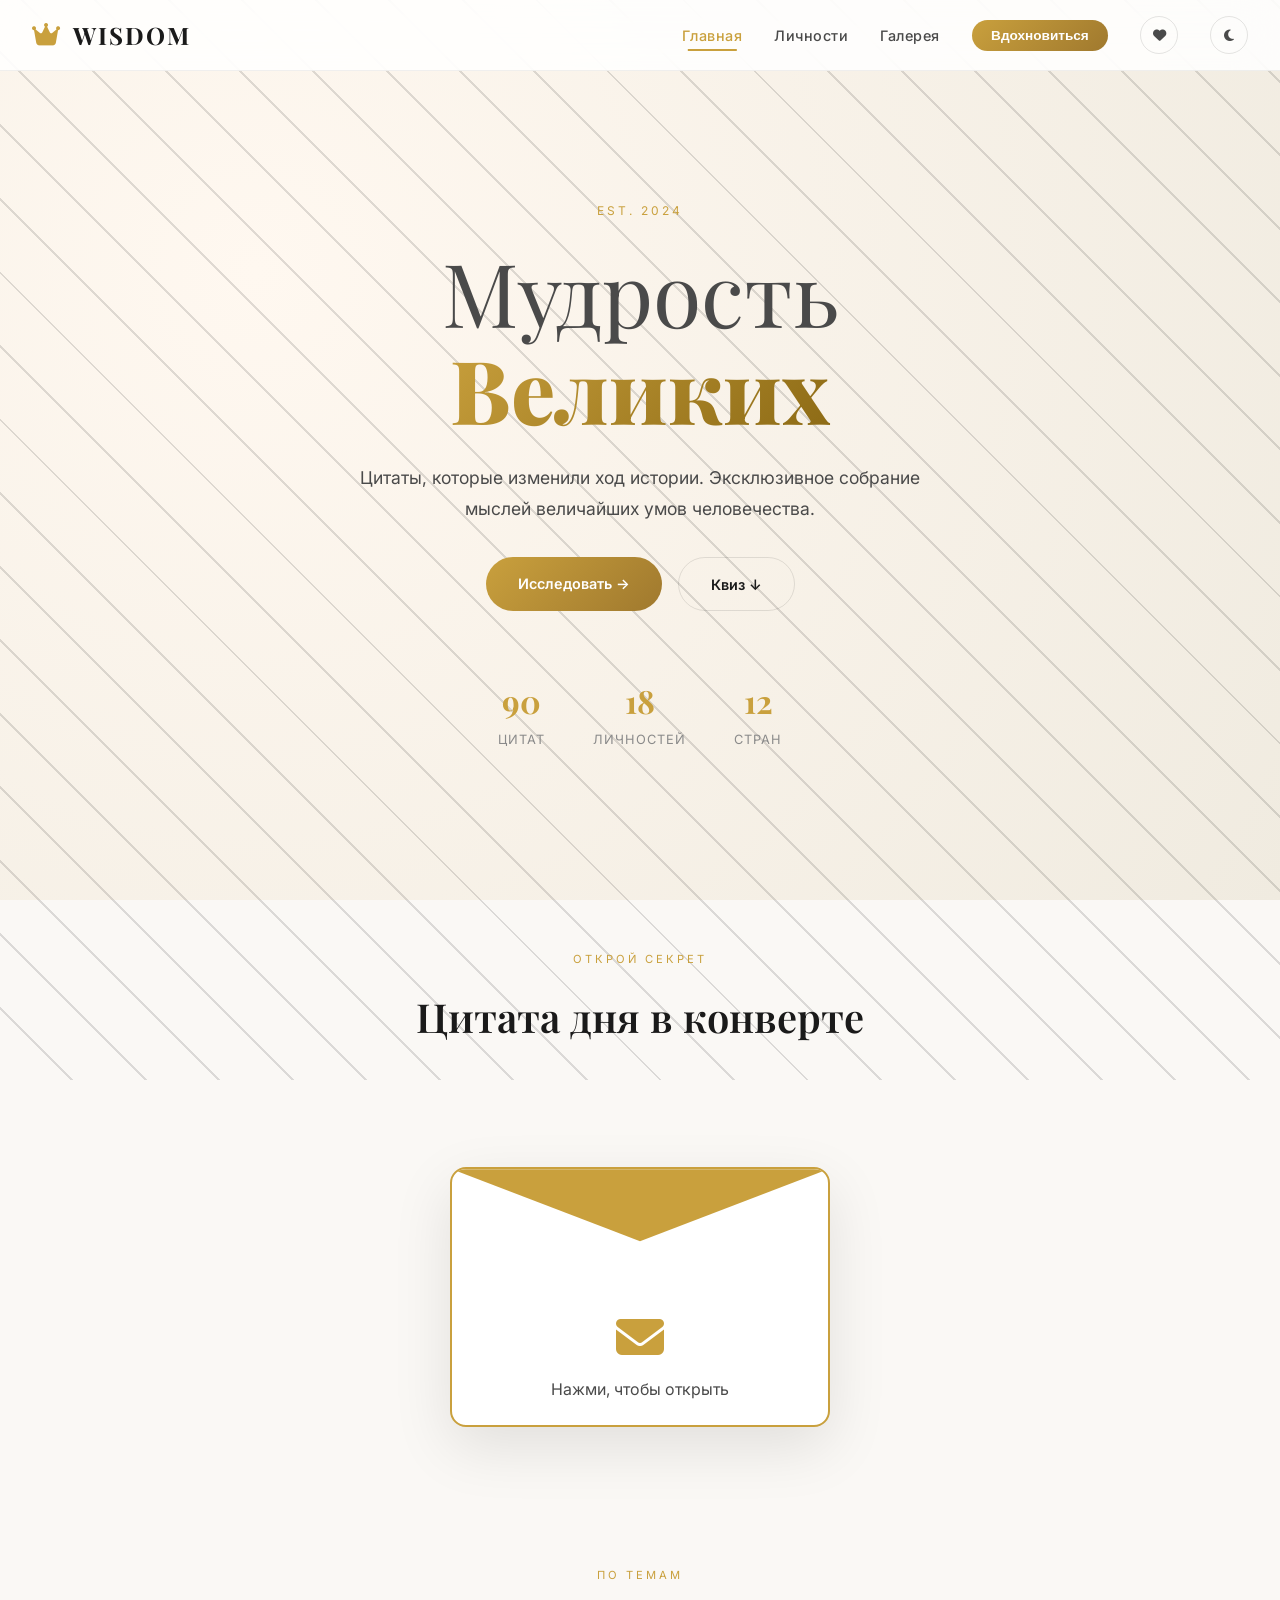
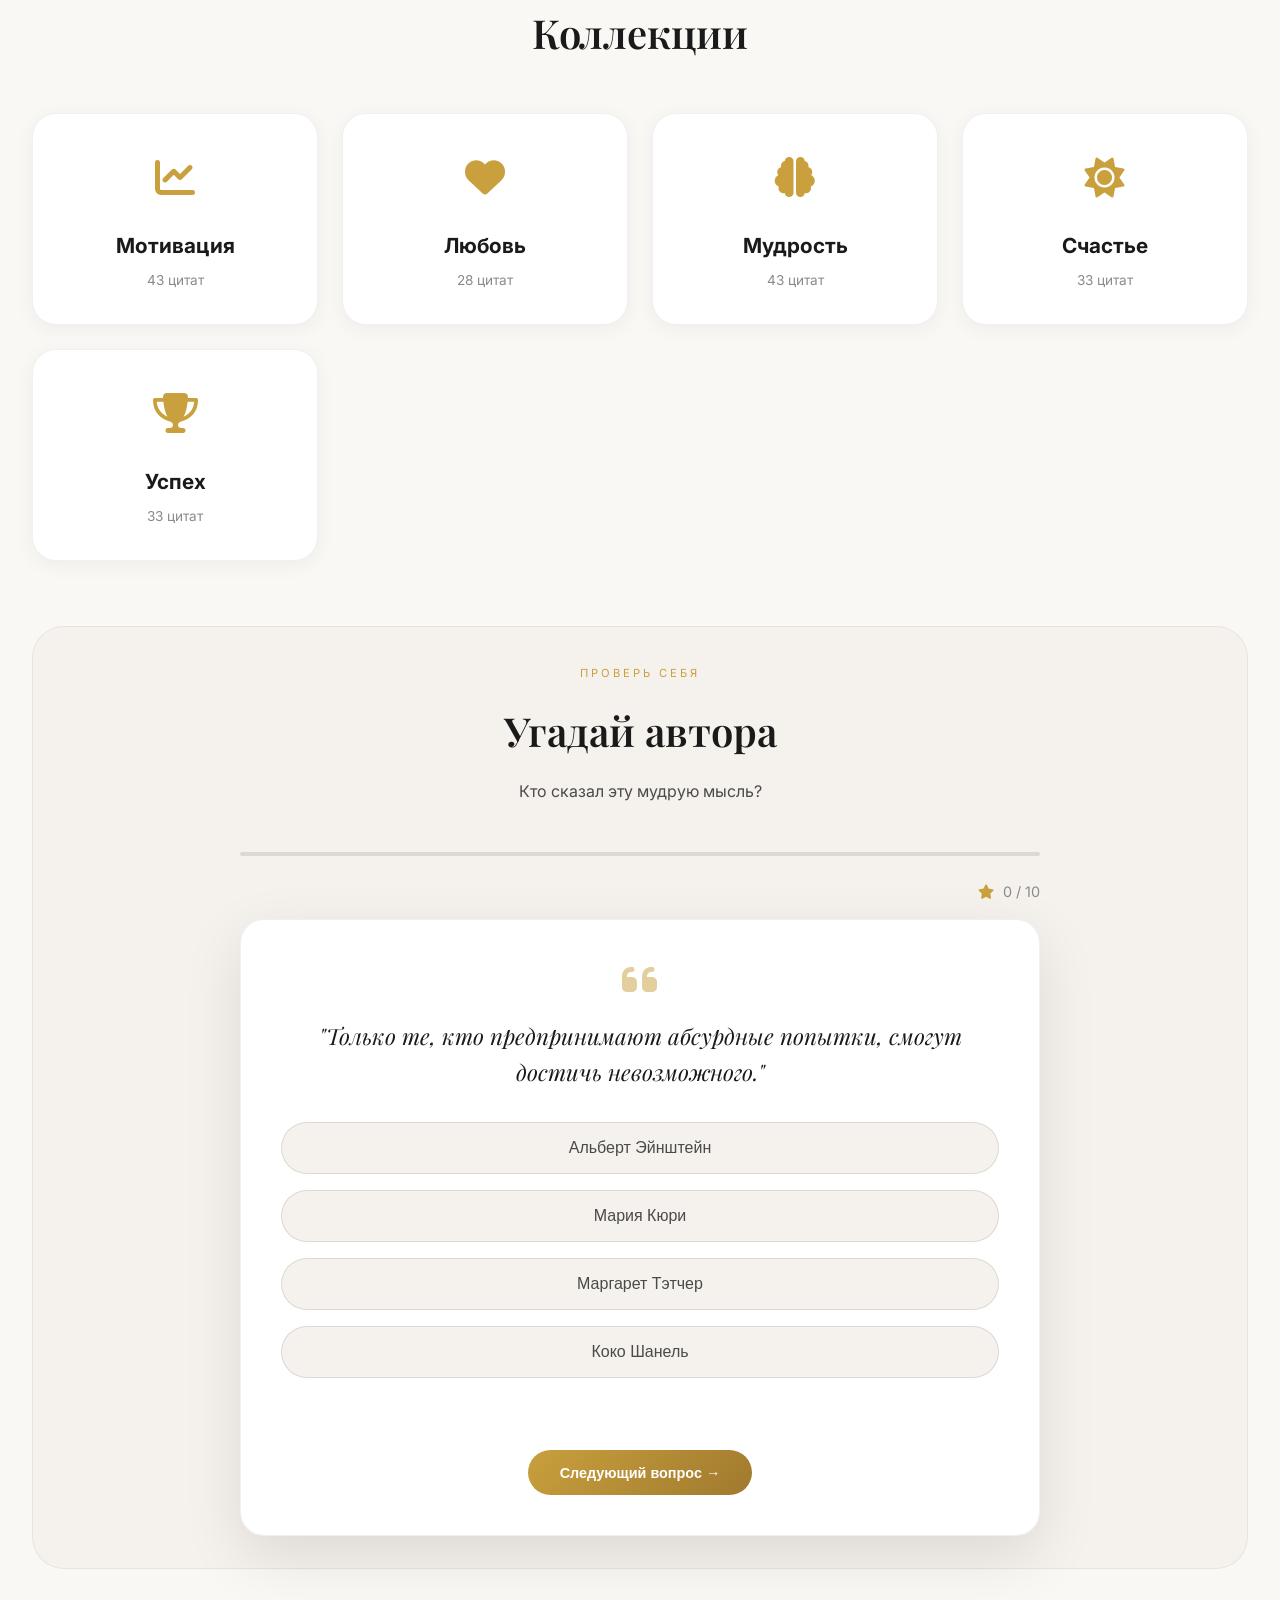
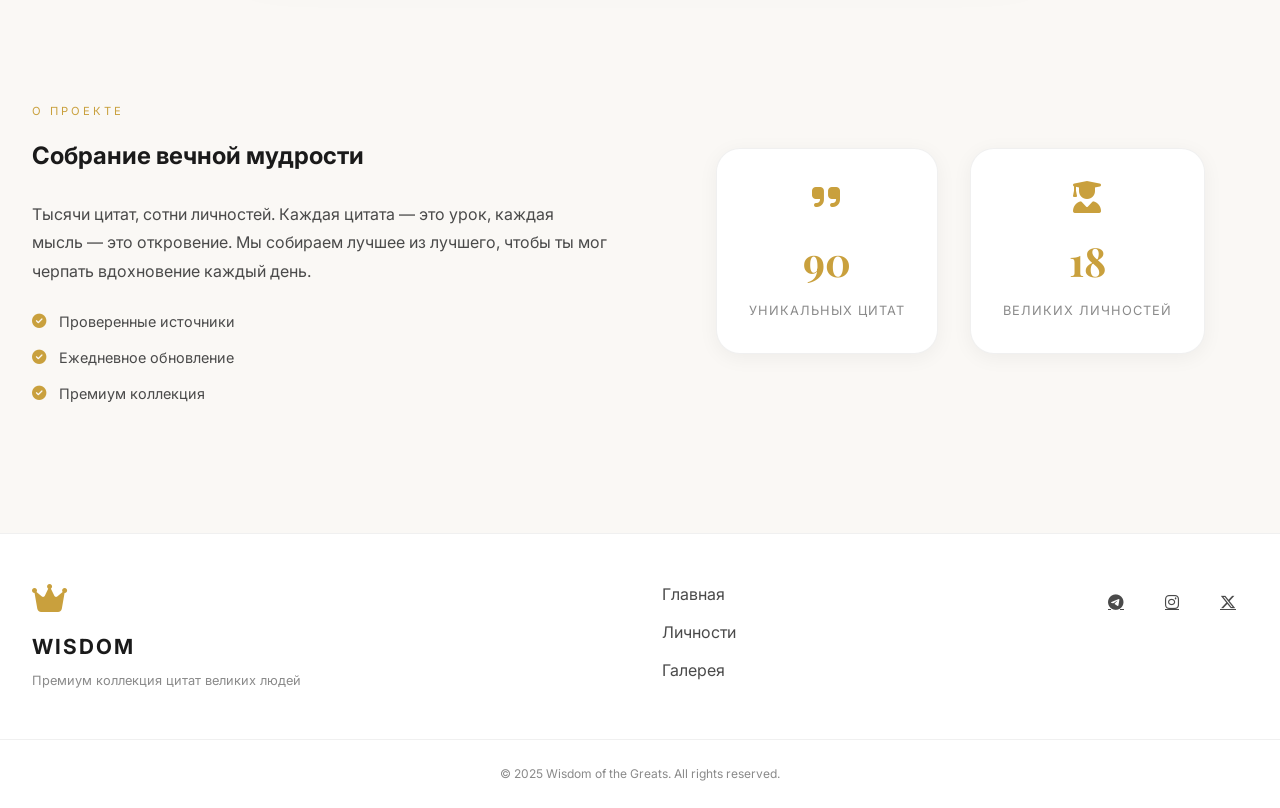
<file: index.html>
<!DOCTYPE html>
<html lang="ru">

<head>
  <meta charset="UTF-8">
  <meta name="viewport" content="width=device-width, initial-scale=1.0, viewport-fit=cover">
  <meta name="description" content="Мудрость Великих — эксклюзивная коллекция цитат выдающихся личностей">
  <meta name="theme-color" content="#faf8f5">
  <title>Мудрость Великих | Премиум коллекция цитат</title>
  <link rel="stylesheet" href="style.css">
  <link rel="stylesheet" href="https://cdnjs.cloudflare.com/ajax/libs/font-awesome/6.4.0/css/all.min.css">
  <link
    href="https://fonts.googleapis.com/css2?family=Inter:opsz,wght@14..32,300;14..32,400;14..32,500;14..32,600;14..32,700&family=Playfair+Display:wght@400;500;600;700;800;900&display=swap"
    rel="stylesheet">
</head>

<body>
  <div class="gradient-bg"></div>
  <div class="parallax-bg"></div>

  <nav class="nav-premium">
    <div class="nav-container">
      <div class="logo-premium">
        <i class="fas fa-crown"></i>
        <span>WISDOM</span>
      </div>
      <div class="nav-links-premium">
        <a href="index.html" class="active">Главная</a>
        <a href="celebrities.html">Личности</a>
        <a href="gallery.html">Галерея</a>
        <button id="inspireBtnPremium" class="nav-cta">Вдохновиться</button>
        <button id="favoritesBtnPremium" class="nav-icon"><i class="fas fa-heart"></i></button>
        <button id="themeTogglePremium" class="nav-icon"><i class="fas fa-moon"></i></button>
      </div>
    </div>
  </nav>

  <main class="main-premium">
    <section class="hero-premium">
      <div class="hero-badge">EST. 2024</div>
      <h1 class="hero-title">
        <span class="hero-title-light">Мудрость</span>
        <span class="hero-title-gold">Великих</span>
      </h1>
      <p class="hero-subtitle">Цитаты, которые изменили ход истории. Эксклюзивное собрание мыслей величайших умов
        человечества.</p>
      <div class="hero-buttons">
        <a href="celebrities.html" class="btn-premium btn-primary">Исследовать →</a>
        <a href="#quizSection" class="btn-premium btn-outline">Квиз ↓</a>
      </div>
      <div class="hero-stats">
        <div class="hero-stat">
          <span class="stat-number" id="statQuotes">0</span>
          <span class="stat-label">цитат</span>
        </div>
        <div class="hero-stat">
          <span class="stat-number" id="statCelebs">0</span>
          <span class="stat-label">личностей</span>
        </div>
        <div class="hero-stat">
          <span class="stat-number">12</span>
          <span class="stat-label">стран</span>
        </div>
      </div>
    </section>

    <section class="envelope-section">
      <div class="section-header">
        <span class="section-tag">Открой секрет</span>
        <h2>Цитата дня в конверте</h2>
      </div>
      <div class="envelope-container">
        <div class="envelope" id="envelope">
          <div class="envelope-front">
            <div class="envelope-flap"></div>
            <div class="envelope-body">
              <i class="fas fa-envelope"></i>
              <span>Нажми, чтобы открыть</span>
            </div>
          </div>
          <div class="envelope-back">
            <div class="envelope-quote-content">
              <i class="fas fa-quote-right"></i>
              <p class="envelope-quote-text" id="envelopeQuoteText"></p>
              <div class="envelope-quote-author" id="envelopeQuoteAuthor"></div>
            </div>
          </div>
        </div>
      </div>
    </section>

    <section class="collections-premium" id="collections">
      <div class="section-header">
        <span class="section-tag">По темам</span>
        <h2>Коллекции</h2>
      </div>
      <div class="collections-grid-premium" id="collectionsGrid"></div>
    </section>

    <section class="quiz-premium-section" id="quizSection">
      <div class="section-header">
        <span class="section-tag">Проверь себя</span>
        <h2>Угадай автора</h2>
        <p>Кто сказал эту мудрую мысль?</p>
      </div>

      <div class="quiz-container" id="quizContainer">
        <div class="quiz-progress">
          <div class="quiz-progress-bar" id="quizProgressBar"></div>
        </div>
        <div class="quiz-score">
          <i class="fas fa-star"></i>
          <span id="quizScore">0</span> / <span id="quizTotal">0</span>
        </div>
        <div class="quiz-question-card">
          <div class="quiz-quote-icon">
            <i class="fas fa-quote-left"></i>
          </div>
          <p class="quiz-quote-text" id="quizQuoteText">Загрузка...</p>
          <div class="quiz-options" id="quizOptions"></div>
          <div class="quiz-feedback" id="quizFeedback"></div>
          <div class="quiz-next-btn">
            <button id="nextQuizBtn" class="btn-premium btn-primary" disabled>Следующий вопрос →</button>
          </div>
        </div>
        <div class="quiz-result" id="quizResult" style="display: none;">
          <div class="quiz-result-card">
            <i class="fas fa-crown"></i>
            <h3 id="resultTitle"></h3>
            <p id="resultMessage"></p>
            <button id="restartQuizBtn" class="btn-premium btn-primary">Пройти заново</button>
          </div>
        </div>
      </div>
    </section>

    <section class="about-premium">
      <div class="about-grid">
        <div class="about-text">
          <span class="section-tag">О проекте</span>
          <h2>Собрание вечной мудрости</h2>
          <p>Тысячи цитат, сотни личностей. Каждая цитата — это урок, каждая мысль — это откровение. Мы собираем лучшее
            из лучшего, чтобы ты мог черпать вдохновение каждый день.</p>
          <div class="about-features">
            <div class="feature"><i class="fas fa-check-circle"></i> Проверенные источники</div>
            <div class="feature"><i class="fas fa-check-circle"></i> Ежедневное обновление</div>
            <div class="feature"><i class="fas fa-check-circle"></i> Премиум коллекция</div>
          </div>
        </div>
        <div class="about-stats-premium">
          <div class="stat-card">
            <i class="fas fa-quote-right"></i>
            <div class="stat-number" id="totalQuotesStat">0</div>
            <div class="stat-label">уникальных цитат</div>
          </div>
          <div class="stat-card">
            <i class="fas fa-user-graduate"></i>
            <div class="stat-number" id="totalCelebsStat">0</div>
            <div class="stat-label">великих личностей</div>
          </div>
        </div>
      </div>
    </section>
  </main>

  <footer class="footer-premium">
    <div class="footer-content">
      <div class="footer-brand">
        <i class="fas fa-crown"></i>
        <span>WISDOM</span>
        <p>Премиум коллекция цитат великих людей</p>
      </div>
      <div class="footer-links">
        <a href="index.html">Главная</a>
        <a href="celebrities.html">Личности</a>
        <a href="gallery.html">Галерея</a>
      </div>
      <div class="footer-social">
        <a href="#"><i class="fab fa-telegram"></i></a>
        <a href="#"><i class="fab fa-instagram"></i></a>
        <a href="#"><i class="fab fa-x-twitter"></i></a>
      </div>
    </div>
    <div class="footer-bottom">
      <p>© 2025 Wisdom of the Greats. All rights reserved.</p>
    </div>
  </footer>

  <div class="modal-premium" id="quoteModalPremium">
    <div class="modal-premium-content">
      <button class="modal-close">&times;</button>
      <div id="modalBodyPremium"></div>
    </div>
  </div>

  <div class="modal-premium fullscreen" id="inspireModalPremium">
    <div class="modal-premium-content fullscreen">
      <button class="modal-close">&times;</button>
      <div id="inspireModalBodyPremium"></div>
    </div>
  </div>

  <div class="modal-premium" id="collectionModalPremium">
    <div class="modal-premium-content large">
      <button class="modal-close">&times;</button>
      <div id="collectionModalBodyPremium"></div>
    </div>
  </div>

  <div class="modal-premium" id="favoritesModalPremium">
    <div class="modal-premium-content large">
      <button class="modal-close">&times;</button>
      <div id="favoritesModalBodyPremium"></div>
    </div>
  </div>

  <div class="toast-premium" id="toastPremium"></div>

  <script src="data.js"></script>
  <script src="script.js"></script>
</body>

</html>
</file>
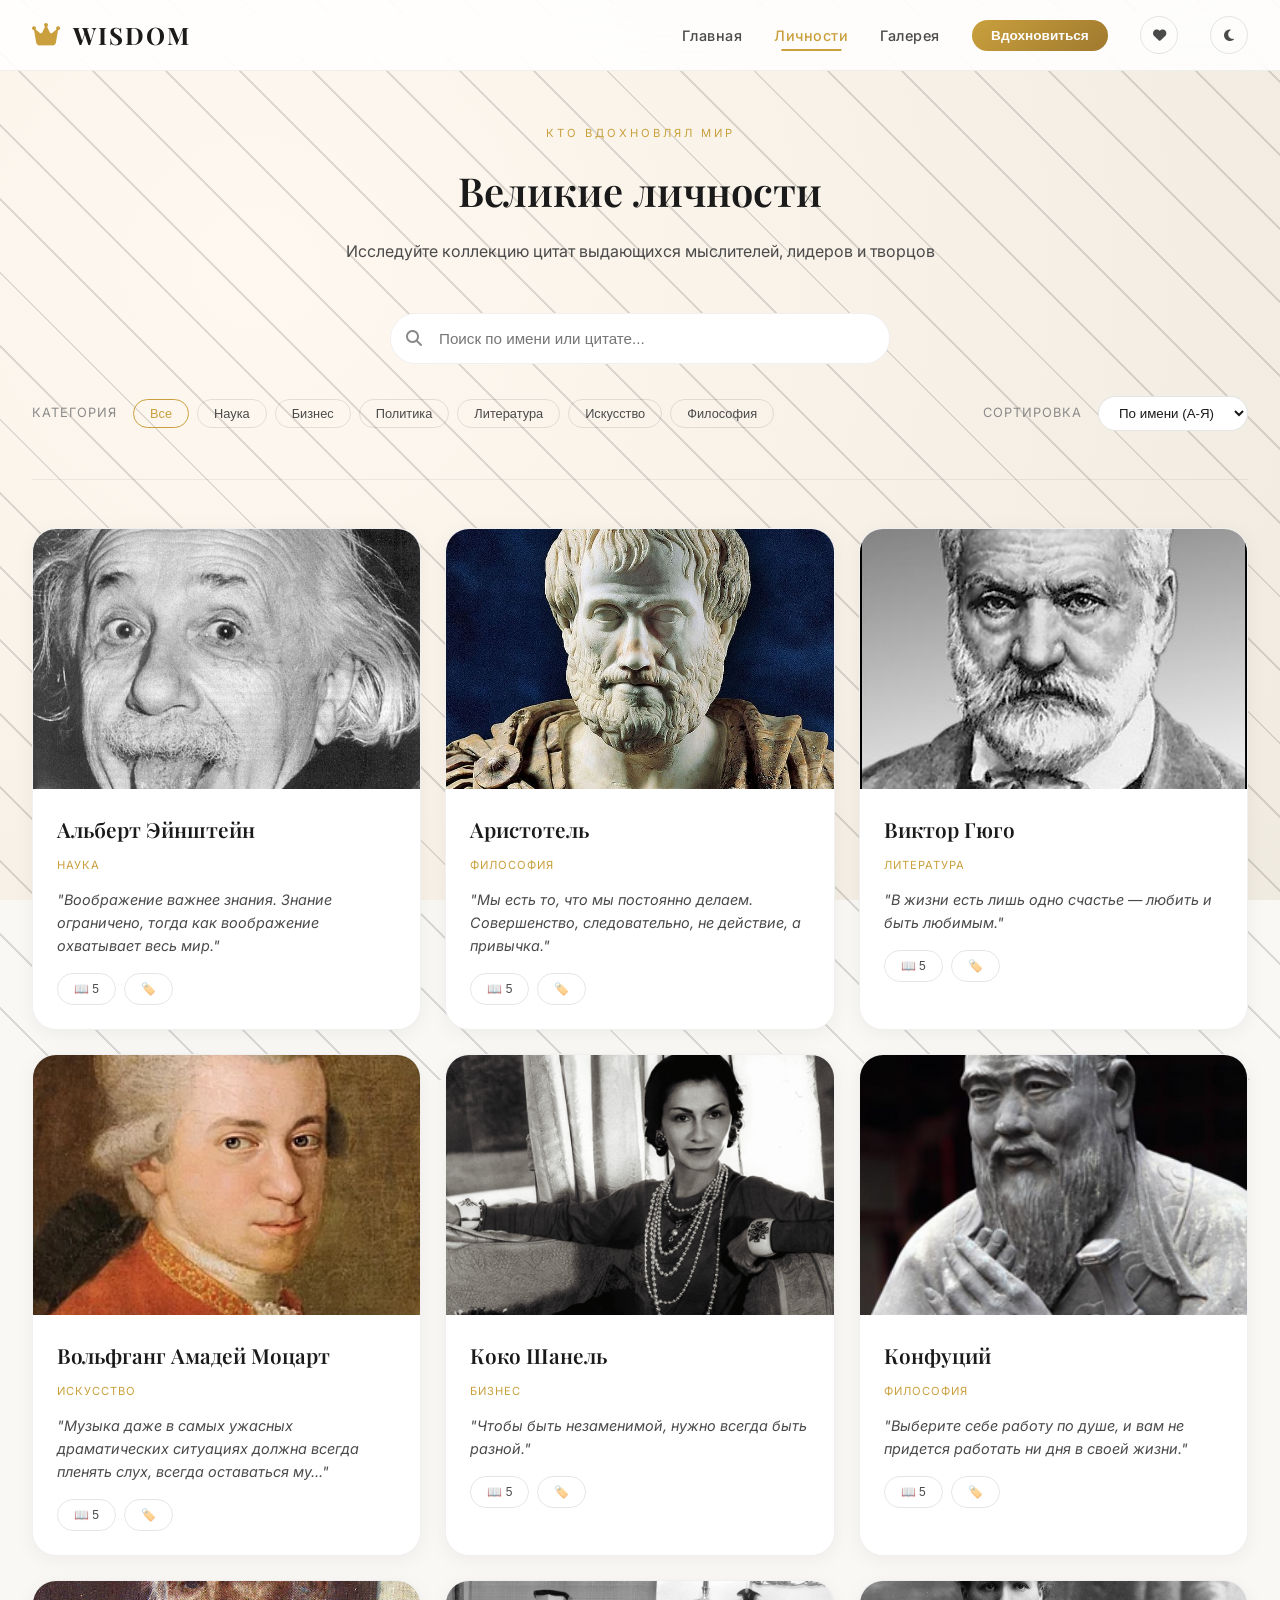
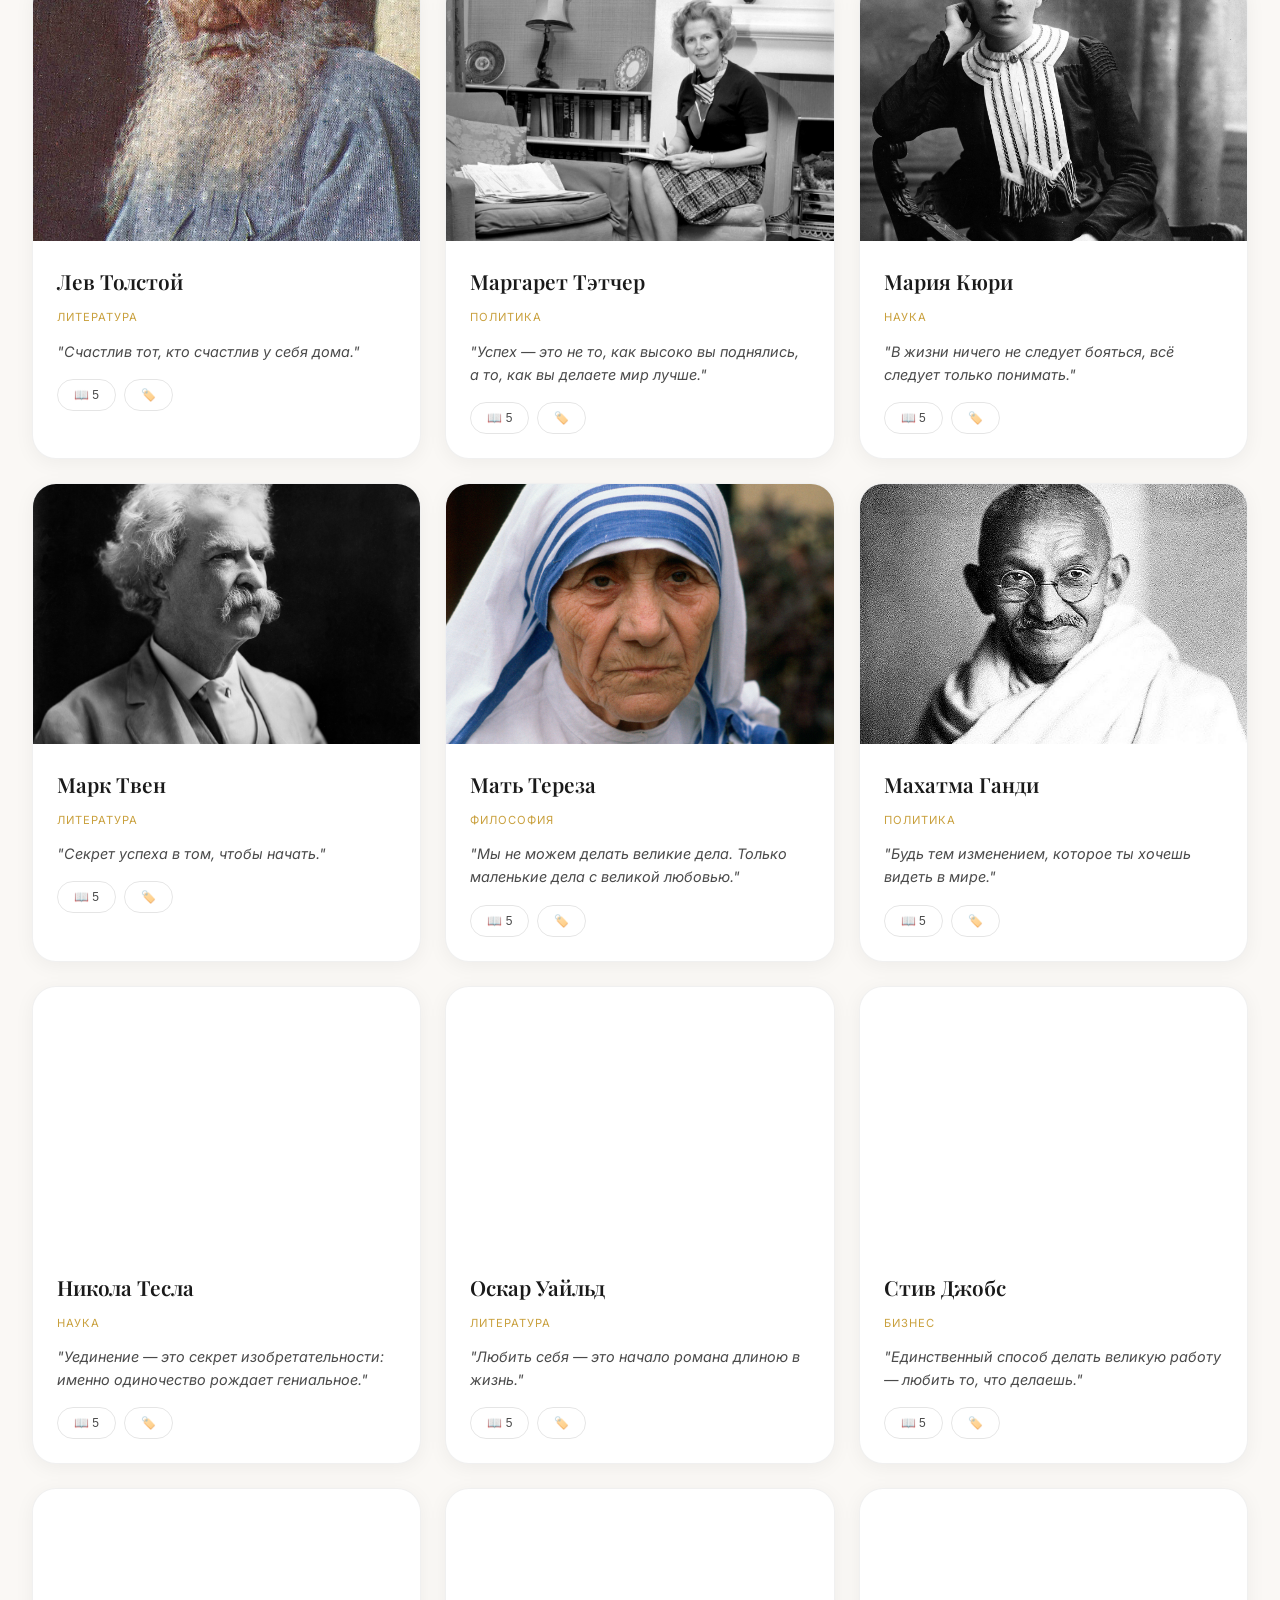
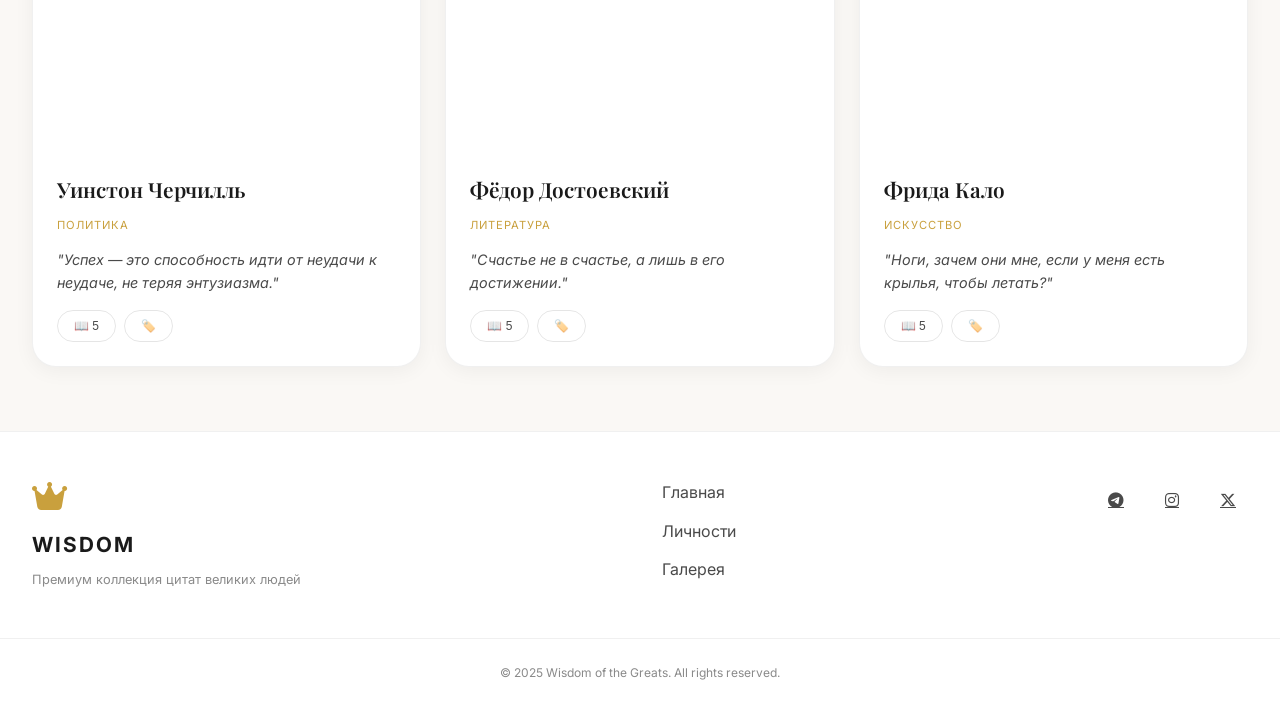
<file: celebrities.html>
<!DOCTYPE html>
<html lang="ru">

<head>
  <meta charset="UTF-8">
  <meta name="viewport" content="width=device-width, initial-scale=1.0, viewport-fit=cover">
  <title>Личности | Мудрость Великих</title>
  <link rel="stylesheet" href="style.css">
  <link rel="stylesheet" href="https://cdnjs.cloudflare.com/ajax/libs/font-awesome/6.4.0/css/all.min.css">
  <link
    href="https://fonts.googleapis.com/css2?family=Inter:opsz,wght@14..32,300;14..32,400;14..32,500;14..32,600;14..32,700&family=Playfair+Display:wght@400;500;600;700;800;900&display=swap"
    rel="stylesheet">
</head>

<body>
  <div class="gradient-bg"></div>
  <div class="parallax-bg"></div>

  <nav class="nav-premium">
    <div class="nav-container">
      <div class="logo-premium">
        <i class="fas fa-crown"></i>
        <span>WISDOM</span>
      </div>
      <div class="nav-links-premium">
        <a href="index.html">Главная</a>
        <a href="celebrities.html" class="active">Личности</a>
        <a href="gallery.html">Галерея</a>
        <button id="inspireBtnPremium" class="nav-cta">Вдохновиться</button>
        <button id="favoritesBtnPremium" class="nav-icon"><i class="fas fa-heart"></i></button>
        <button id="themeTogglePremium" class="nav-icon"><i class="fas fa-moon"></i></button>
      </div>
    </div>
  </nav>

  <main class="main-premium">
    <div class="page-header-premium">
      <div class="section-header center">
        <span class="section-tag">Кто вдохновлял мир</span>
        <h1>Великие личности</h1>
        <p>Исследуйте коллекцию цитат выдающихся мыслителей, лидеров и творцов</p>
      </div>

      <div class="search-premium">
        <i class="fas fa-search"></i>
        <input type="text" id="searchInputPremium" placeholder="Поиск по имени или цитате...">
      </div>

      <div class="filters-premium">
        <div class="filter-group">
          <span class="filter-label">Категория</span>
          <div class="filter-tags-premium" id="categoryFiltersPremium"></div>
        </div>
        <div class="filter-group">
          <span class="filter-label">Сортировка</span>
          <select id="sortSelectPremium" class="filter-select">
            <option value="name">По имени (А-Я)</option>
            <option value="name-desc">По имени (Я-А)</option>
          </select>
        </div>
      </div>
    </div>

    <div class="celebrities-grid-premium" id="celebritiesContainerPremium"></div>
    <div id="loadingTriggerPremium" class="loading-trigger"></div>
  </main>

  <footer class="footer-premium">
    <div class="footer-content">
      <div class="footer-brand">
        <i class="fas fa-crown"></i>
        <span>WISDOM</span>
        <p>Премиум коллекция цитат великих людей</p>
      </div>
      <div class="footer-links">
        <a href="index.html">Главная</a>
        <a href="celebrities.html">Личности</a>
        <a href="gallery.html">Галерея</a>
      </div>
      <div class="footer-social">
        <a href="#"><i class="fab fa-telegram"></i></a>
        <a href="#"><i class="fab fa-instagram"></i></a>
        <a href="#"><i class="fab fa-x-twitter"></i></a>
      </div>
    </div>
    <div class="footer-bottom">
      <p>© 2025 Wisdom of the Greats. All rights reserved.</p>
    </div>
  </footer>

  <div class="modal-premium" id="quoteModalPremium">
    <div class="modal-premium-content">
      <button class="modal-close">&times;</button>
      <div id="modalBodyPremium"></div>
    </div>
  </div>

  <div class="modal-premium fullscreen" id="inspireModalPremium">
    <div class="modal-premium-content fullscreen">
      <button class="modal-close">&times;</button>
      <div id="inspireModalBodyPremium"></div>
    </div>
  </div>

  <div class="toast-premium" id="toastPremium"></div>

  <script src="data.js"></script>
  <script src="script.js"></script>
</body>

</html>
</file>
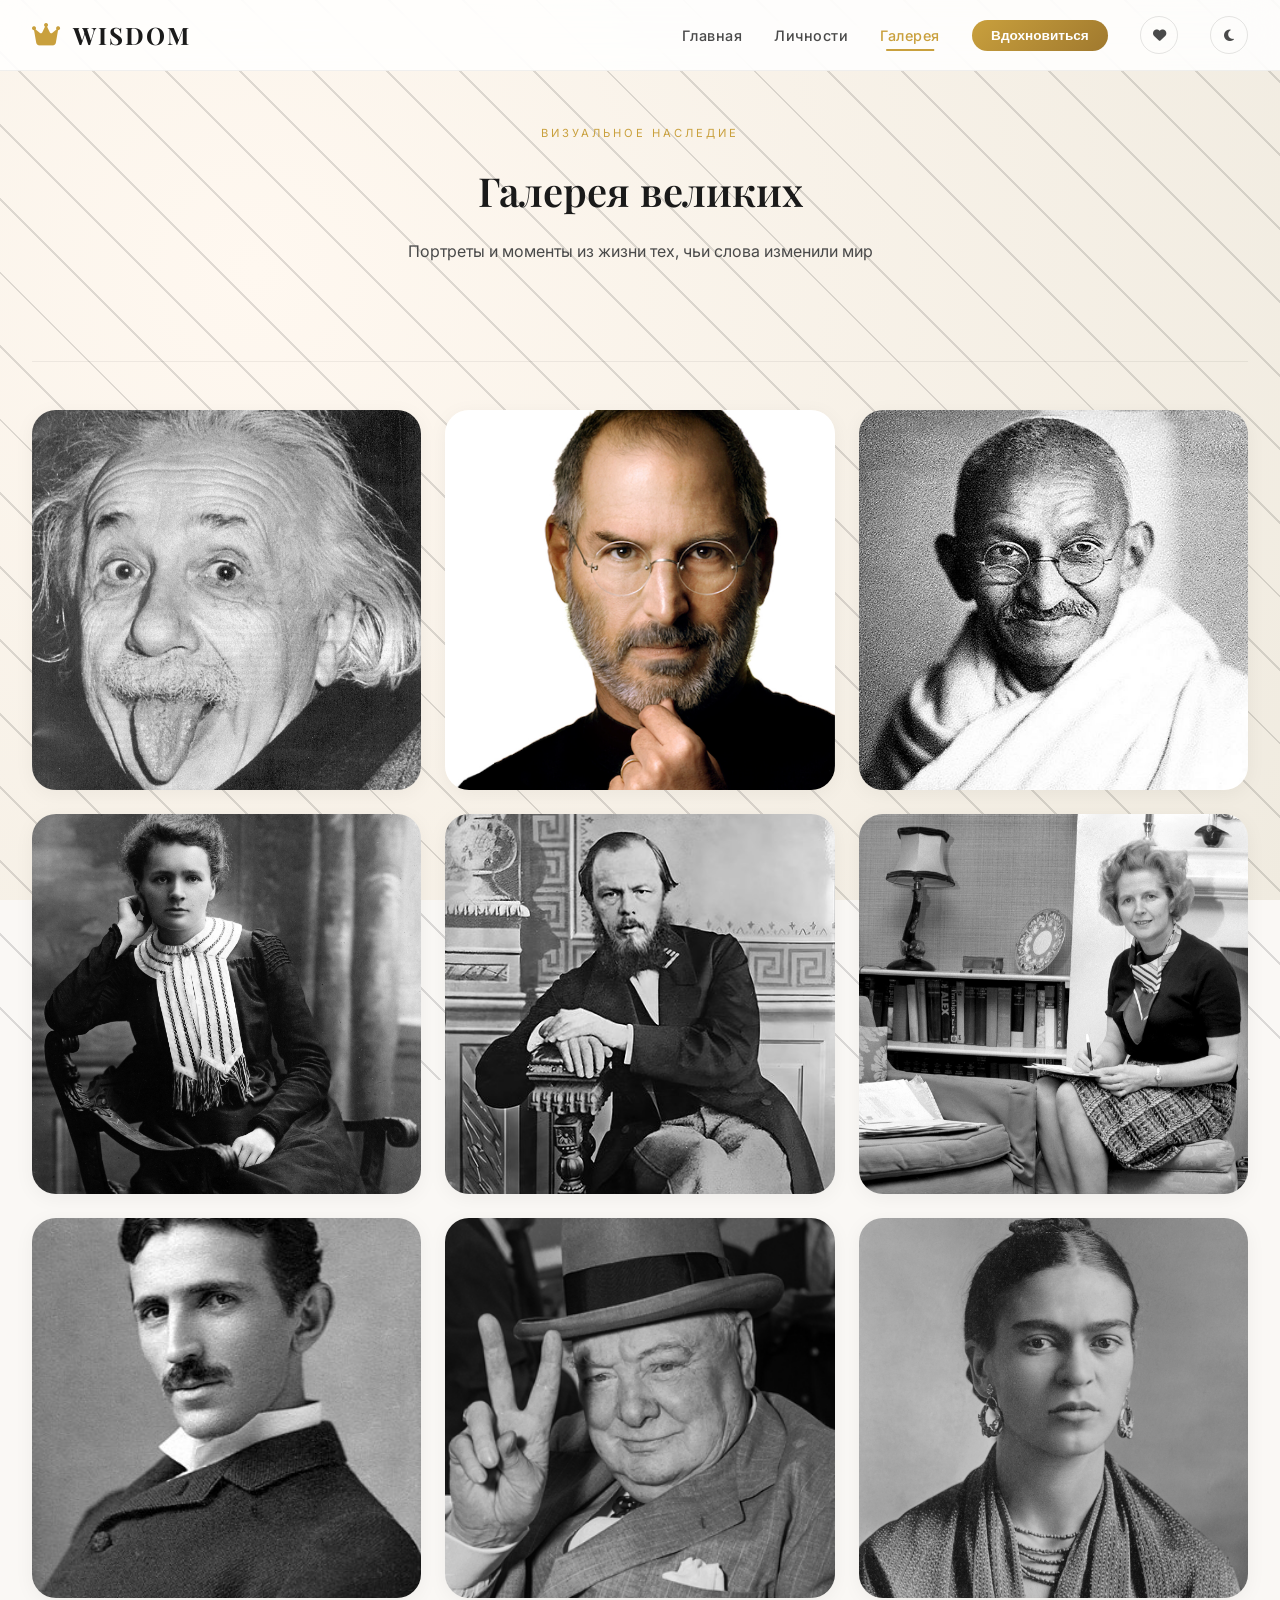
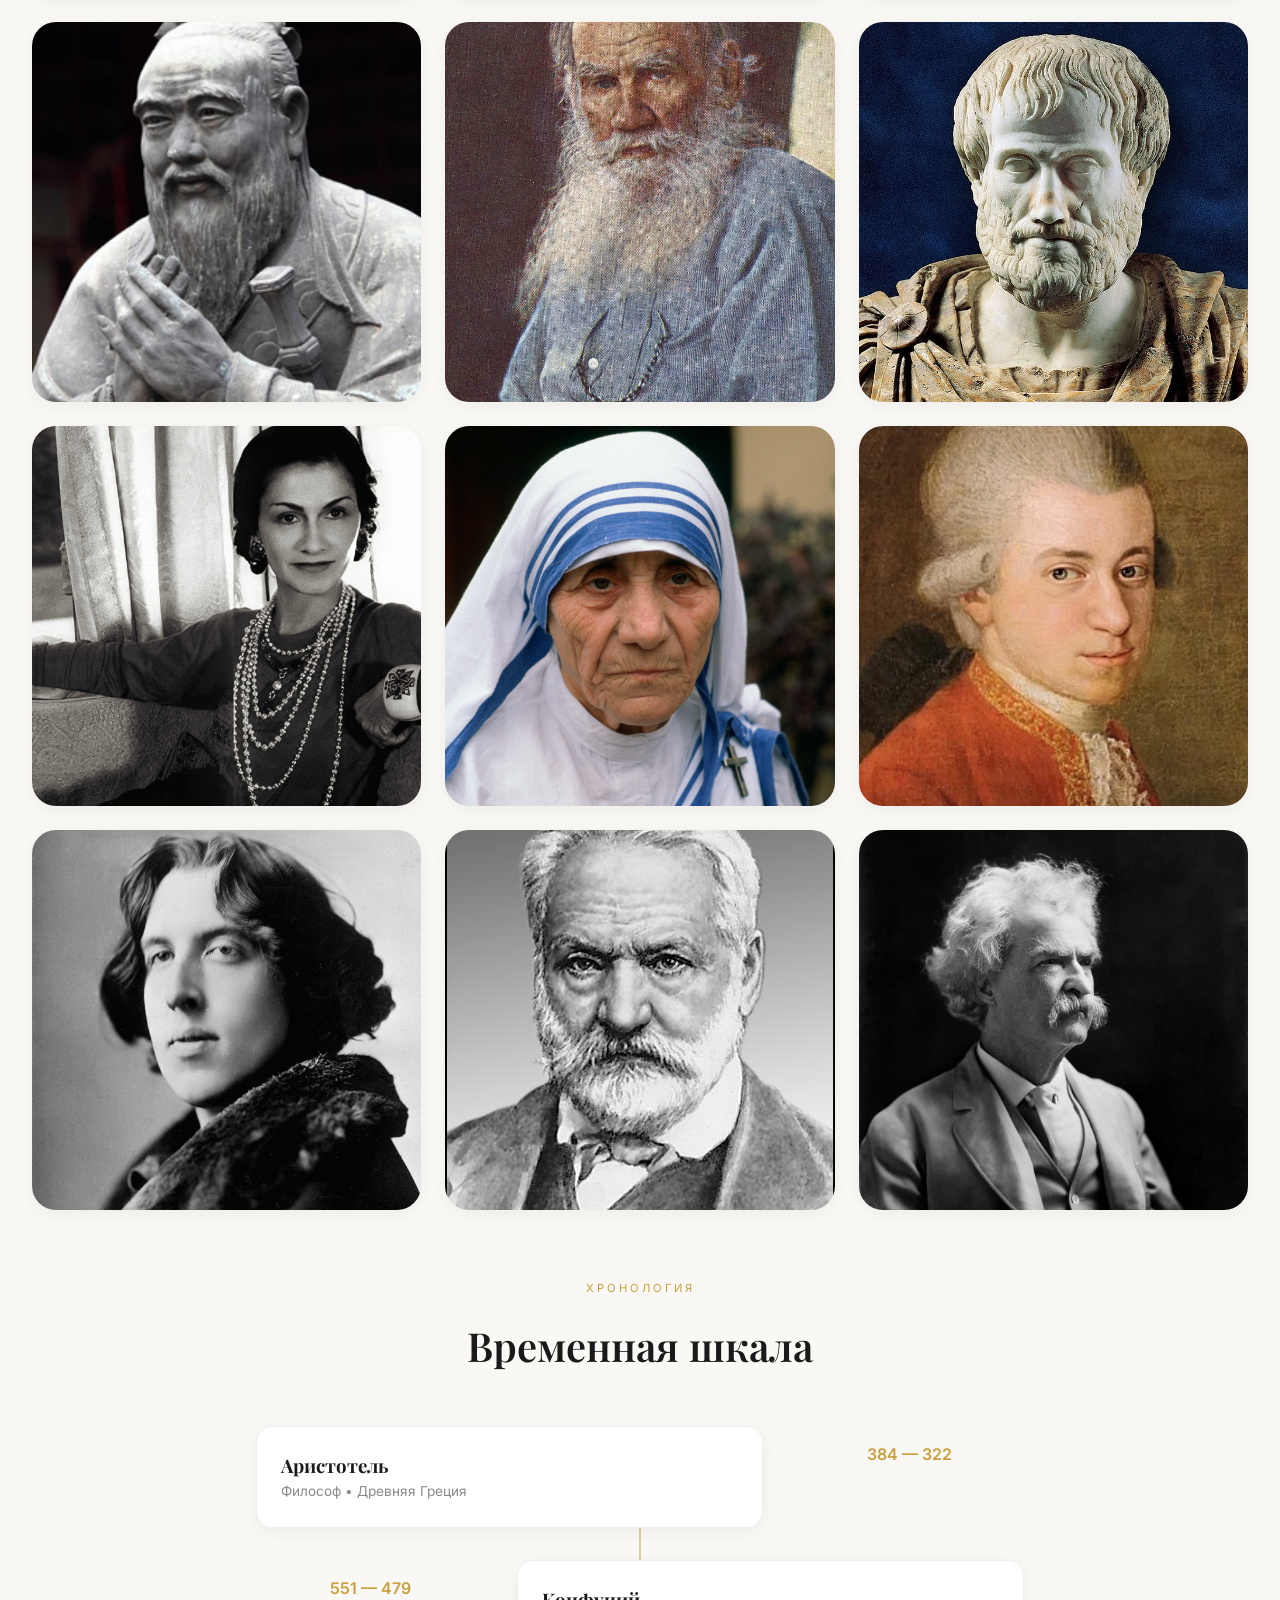
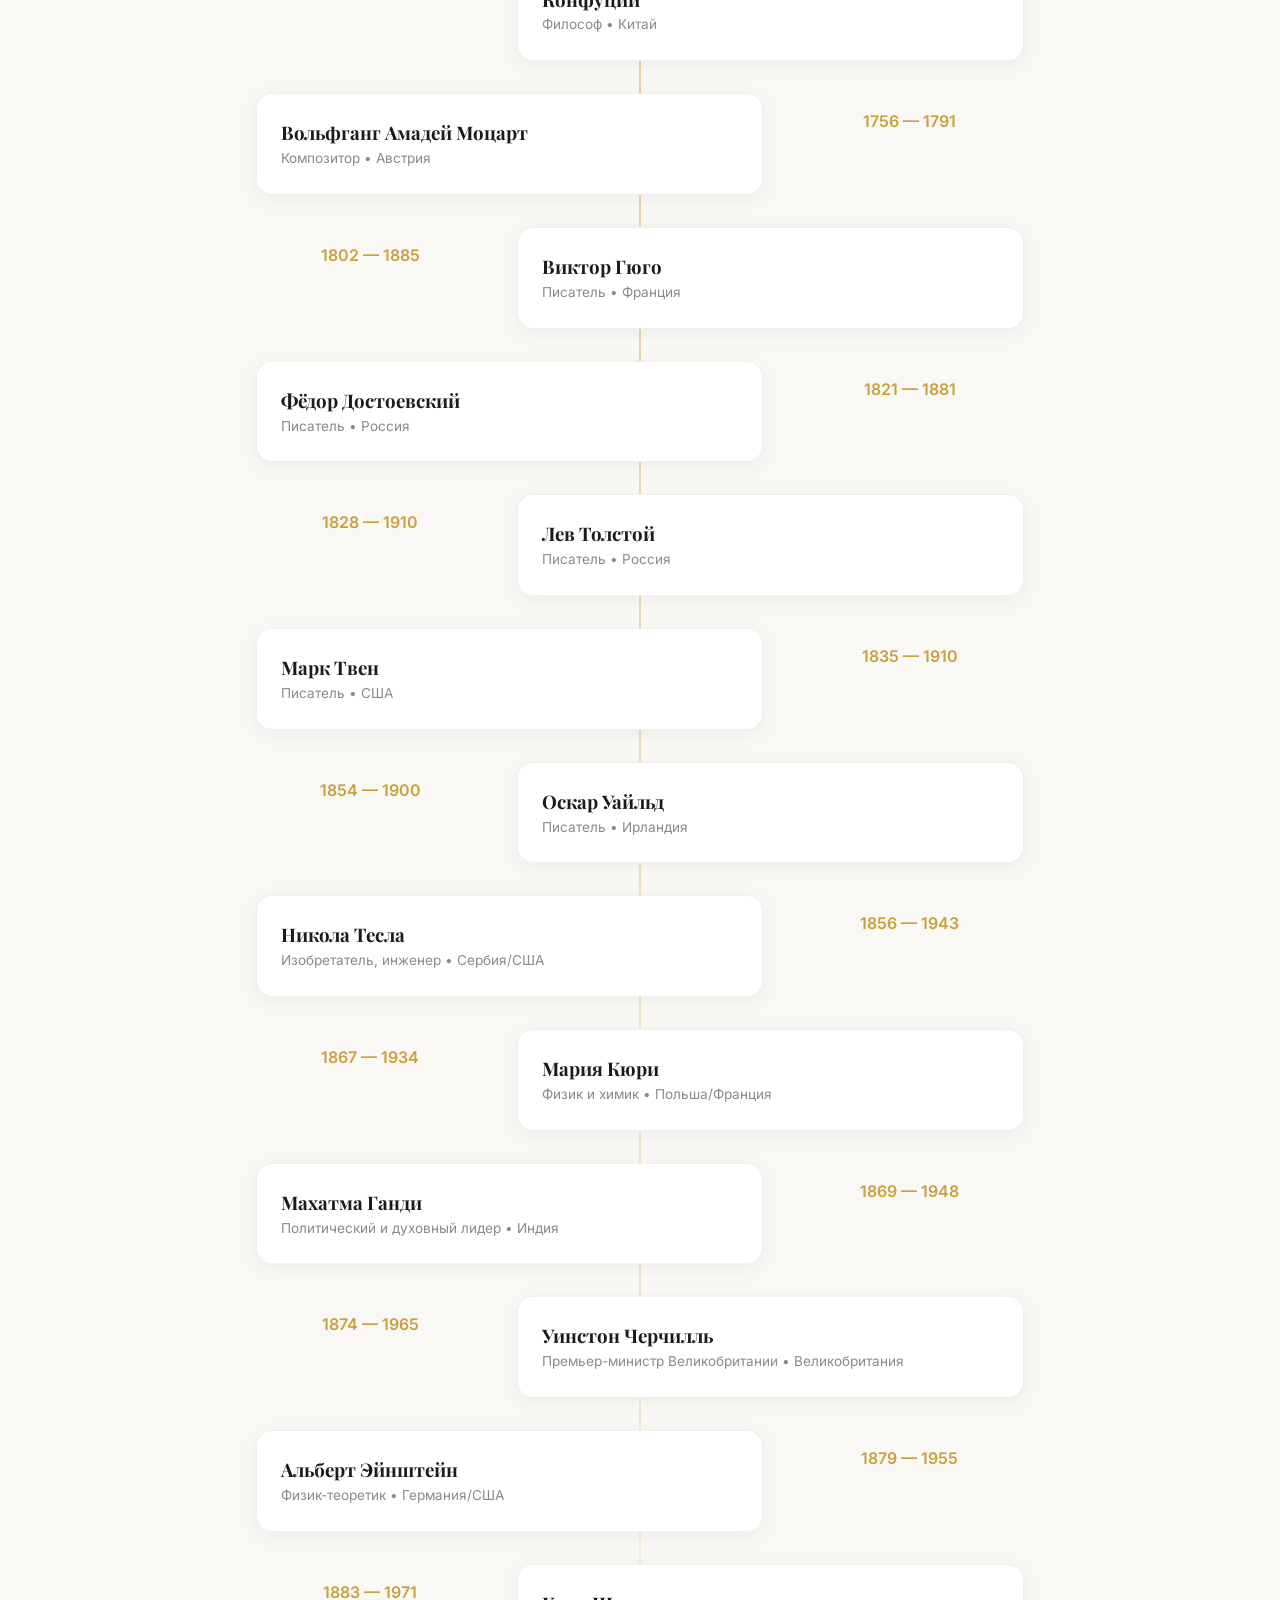
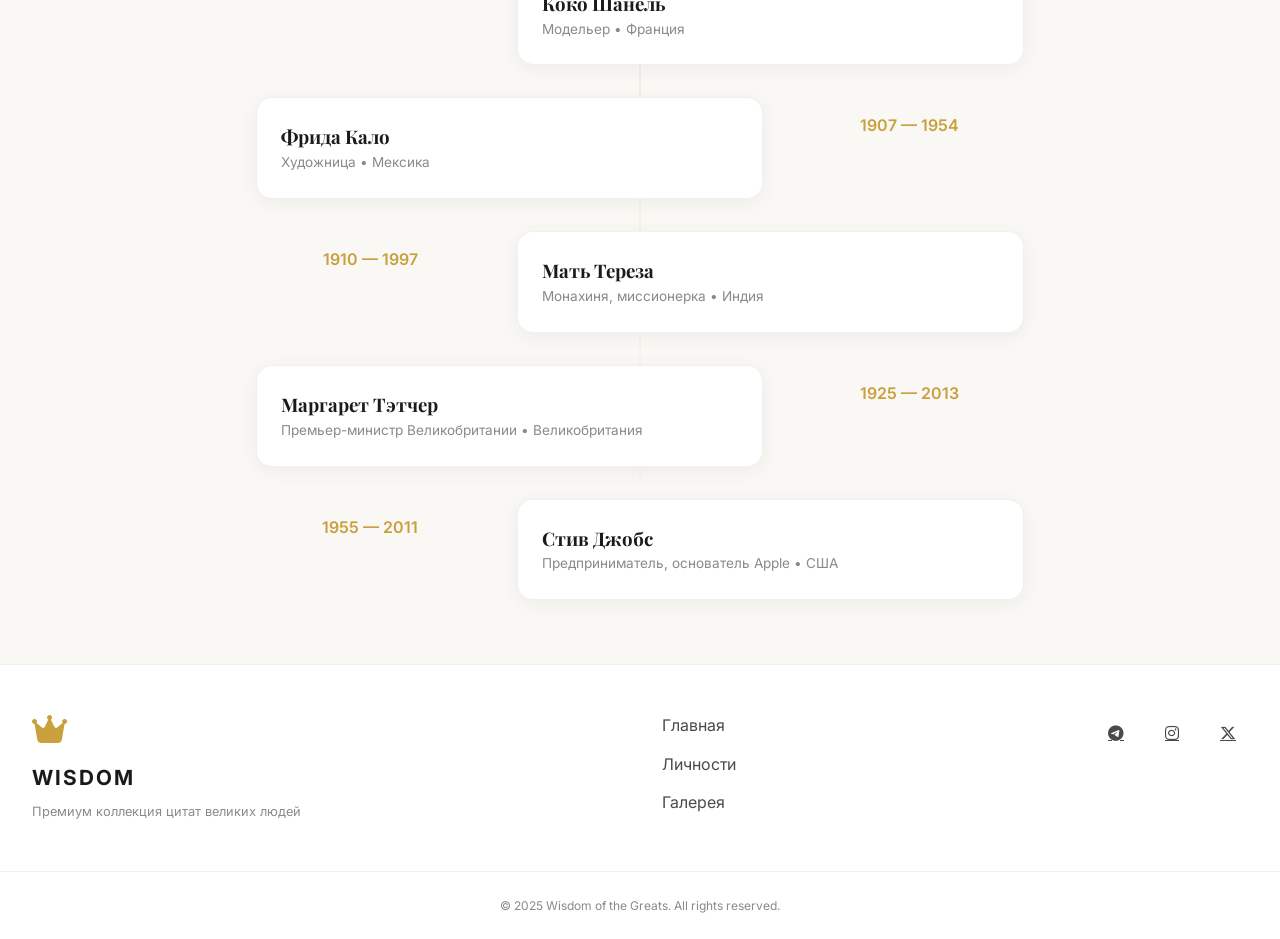
<file: gallery.html>
<!DOCTYPE html>
<html lang="ru">

<head>
  <meta charset="UTF-8">
  <meta name="viewport" content="width=device-width, initial-scale=1.0, viewport-fit=cover">
  <title>Галерея | Мудрость Великих</title>
  <link rel="stylesheet" href="style.css">
  <link rel="stylesheet" href="https://cdnjs.cloudflare.com/ajax/libs/font-awesome/6.4.0/css/all.min.css">
  <link
    href="https://fonts.googleapis.com/css2?family=Inter:opsz,wght@14..32,300;14..32,400;14..32,500;14..32,600;14..32,700&family=Playfair+Display:wght@400;500;600;700;800;900&display=swap"
    rel="stylesheet">
</head>

<body>
  <div class="gradient-bg"></div>
  <div class="parallax-bg"></div>

  <nav class="nav-premium">
    <div class="nav-container">
      <div class="logo-premium">
        <i class="fas fa-crown"></i>
        <span>WISDOM</span>
      </div>
      <div class="nav-links-premium">
        <a href="index.html">Главная</a>
        <a href="celebrities.html">Личности</a>
        <a href="gallery.html" class="active">Галерея</a>
        <button id="inspireBtnPremium" class="nav-cta">Вдохновиться</button>
        <button id="favoritesBtnPremium" class="nav-icon"><i class="fas fa-heart"></i></button>
        <button id="themeTogglePremium" class="nav-icon"><i class="fas fa-moon"></i></button>
      </div>
    </div>
  </nav>

  <main class="main-premium">
    <div class="page-header-premium">
      <div class="section-header center">
        <span class="section-tag">Визуальное наследие</span>
        <h1>Галерея великих</h1>
        <p>Портреты и моменты из жизни тех, чьи слова изменили мир</p>
      </div>
    </div>

    <div class="gallery-grid-premium" id="galleryContainerPremium"></div>

    <div class="timeline-premium">
      <div class="section-header center">
        <span class="section-tag">Хронология</span>
        <h2>Временная шкала</h2>
      </div>
      <div class="timeline-container" id="timelineContainerPremium"></div>
    </div>
  </main>

  <footer class="footer-premium">
    <div class="footer-content">
      <div class="footer-brand">
        <i class="fas fa-crown"></i>
        <span>WISDOM</span>
        <p>Премиум коллекция цитат великих людей</p>
      </div>
      <div class="footer-links">
        <a href="index.html">Главная</a>
        <a href="celebrities.html">Личности</a>
        <a href="gallery.html">Галерея</a>
      </div>
      <div class="footer-social">
        <a href="#"><i class="fab fa-telegram"></i></a>
        <a href="#"><i class="fab fa-instagram"></i></a>
        <a href="#"><i class="fab fa-x-twitter"></i></a>
      </div>
    </div>
    <div class="footer-bottom">
      <p>© 2025 Wisdom of the Greats. All rights reserved.</p>
    </div>
  </footer>

  <div class="modal-premium" id="quoteModalPremium">
    <div class="modal-premium-content">
      <button class="modal-close">&times;</button>
      <div id="modalBodyPremium"></div>
    </div>
  </div>

  <div class="modal-premium fullscreen" id="inspireModalPremium">
    <div class="modal-premium-content fullscreen">
      <button class="modal-close">&times;</button>
      <div id="inspireModalBodyPremium"></div>
    </div>
  </div>

  <div class="toast-premium" id="toastPremium"></div>

  <script src="data.js"></script>
  <script src="script.js"></script>
</body>

</html>
</file>
<file: style.css>
* {
  margin: 0;
  padding: 0;
  box-sizing: border-box;
}

:root {
  --gold: #c9a03d;
  --gold-light: #dbb95c;
  --gold-dark: #a0792e;
  --transition: all 0.4s cubic-bezier(0.2, 0.9, 0.4, 1.1);
  --border-radius-sm: 8px;
  --border-radius-md: 16px;
  --border-radius-lg: 24px;
  --border-radius-xl: 32px;
}

:root {
  --bg-primary: #faf8f5;
  --bg-secondary: #ffffff;
  --bg-card: #ffffff;
  --bg-elevated: #f5f2ed;
  --border-light: rgba(0, 0, 0, 0.06);
  --border-medium: rgba(0, 0, 0, 0.1);
  --text-primary: #1a1a1a;
  --text-secondary: #4a4a4a;
  --text-muted: #8a8a8a;
  --shadow-sm: 0 4px 20px rgba(0, 0, 0, 0.05);
  --shadow-md: 0 8px 40px rgba(0, 0, 0, 0.08);
  --shadow-lg: 0 20px 60px rgba(0, 0, 0, 0.1);
  --shadow-gold: 0 0 40px rgba(201, 160, 61, 0.15);
}

[data-theme="dark"] {
  --bg-primary: #050505;
  --bg-secondary: #0a0a0a;
  --bg-card: #111111;
  --bg-elevated: #1a1a1a;
  --border-light: rgba(255, 255, 255, 0.05);
  --border-medium: rgba(255, 255, 255, 0.08);
  --text-primary: #ffffff;
  --text-secondary: rgba(255, 255, 255, 0.7);
  --text-muted: rgba(255, 255, 255, 0.4);
  --shadow-sm: 0 4px 20px rgba(0, 0, 0, 0.3);
  --shadow-md: 0 8px 40px rgba(0, 0, 0, 0.4);
  --shadow-lg: 0 20px 60px rgba(0, 0, 0, 0.5);
}

body {
  font-family: 'Inter', sans-serif;
  background-color: var(--bg-primary);
  color: var(--text-primary);
  line-height: 1.6;
  overflow-x: hidden;
  transition: background-color 0.3s ease;
}

.gradient-bg {
  position: fixed;
  top: 0;
  left: 0;
  width: 100%;
  height: 100%;
  z-index: -3;
  transition: background 0.3s ease-out;
  background: radial-gradient(circle at 20% 30%, #fff8f0 0%, #f0ebe0 100%);
}

[data-theme="dark"] .gradient-bg {
  background: radial-gradient(circle at 20% 30%, #0a0a1a 0%, #050505 100%);
}

body.gradient-1 .gradient-bg {
  background: radial-gradient(circle at 20% 30%, #fff8f0 0%, #f0ebe0 100%);
}

body.gradient-2 .gradient-bg {
  background: radial-gradient(circle at 50% 50%, #f5ede0 0%, #e8dfce 100%);
}

body.gradient-3 .gradient-bg {
  background: radial-gradient(circle at 80% 70%, #ede4d5 0%, #ddd0bc 100%);
}

[data-theme="dark"] body.gradient-1 .gradient-bg {
  background: radial-gradient(circle at 20% 30%, #0a0a1a 0%, #050505 100%);
}

[data-theme="dark"] body.gradient-2 .gradient-bg {
  background: radial-gradient(circle at 50% 50%, #0f0f1a 0%, #080808 100%);
}

[data-theme="dark"] body.gradient-3 .gradient-bg {
  background: radial-gradient(circle at 80% 70%, #15101a 0%, #0a0a0a 100%);
}

.parallax-bg {
  position: fixed;
  top: 0;
  left: 0;
  width: 100%;
  height: 120%;
  background-image: repeating-linear-gradient(45deg,
      transparent,
      transparent 50px,
      rgba(0, 0, 0, 0.12) 50px,
      rgba(0, 0, 0, 0.12) 52px);
  z-index: -2;
  will-change: transform;
  pointer-events: none;
}

[data-theme="dark"] .parallax-bg {
  background-image: repeating-linear-gradient(45deg,
      transparent,
      transparent 50px,
      rgba(255, 255, 255, 0.15) 50px,
      rgba(255, 255, 255, 0.15) 52px);
}

.nav-premium {
  position: sticky;
  top: 0;
  z-index: 100;
  backdrop-filter: blur(20px);
  background: rgba(255, 255, 255, 0.85);
  border-bottom: 1px solid var(--border-light);
  transition: background 0.3s ease;
}

[data-theme="dark"] .nav-premium {
  background: rgba(5, 5, 5, 0.85);
}

.nav-container {
  max-width: 1400px;
  margin: 0 auto;
  padding: 1rem 2rem;
  display: flex;
  justify-content: space-between;
  align-items: center;
}

.logo-premium {
  display: flex;
  align-items: center;
  gap: 10px;
  font-family: 'Playfair Display', serif;
  font-size: 1.5rem;
  font-weight: 700;
  letter-spacing: 2px;
  transition: var(--transition);
}

.logo-premium i {
  color: var(--gold);
  font-size: 1.6rem;
}

.nav-links-premium {
  display: flex;
  align-items: center;
  gap: 2rem;
}

.nav-links-premium a {
  color: var(--text-secondary);
  text-decoration: none;
  font-size: 0.9rem;
  font-weight: 500;
  transition: var(--transition);
  letter-spacing: 0.5px;
  position: relative;
}

.nav-links-premium a::after {
  content: '';
  position: absolute;
  bottom: -4px;
  left: 50%;
  width: 0;
  height: 2px;
  background: var(--gold);
  transition: all 0.3s ease;
  transform: translateX(-50%);
}

.nav-links-premium a:hover::after,
.nav-links-premium a.active::after {
  width: 80%;
}

.nav-links-premium a:hover,
.nav-links-premium a.active {
  color: var(--gold);
}

.nav-cta {
  background: linear-gradient(135deg, var(--gold), var(--gold-dark));
  border: none;
  padding: 0.5rem 1.2rem;
  border-radius: 40px;
  color: #ffffff;
  font-weight: 600;
  font-size: 0.85rem;
  cursor: pointer;
  transition: var(--transition);
}

[data-theme="dark"] .nav-cta {
  color: #050505;
}

.nav-cta:hover {
  transform: translateY(-2px);
  box-shadow: 0 4px 15px rgba(201, 160, 61, 0.3);
}

.nav-cta:active {
  transform: scale(0.96);
}

.nav-icon {
  background: transparent;
  border: 1px solid var(--border-medium);
  width: 38px;
  height: 38px;
  border-radius: 50%;
  color: var(--text-secondary);
  cursor: pointer;
  transition: var(--transition);
}

.nav-icon:hover {
  border-color: var(--gold);
  color: var(--gold);
}

.nav-icon:active {
  transform: scale(0.96);
}

.main-premium {
  max-width: 1400px;
  margin: 0 auto;
  padding: 0 2rem;
}

.hero-premium {
  min-height: 90vh;
  display: flex;
  flex-direction: column;
  justify-content: center;
  align-items: center;
  text-align: center;
  position: relative;
}

.hero-badge {
  font-size: 0.75rem;
  letter-spacing: 3px;
  color: var(--gold);
  margin-bottom: 1.5rem;
  text-transform: uppercase;
}

.hero-title {
  font-size: clamp(3rem, 8vw, 5.5rem);
  font-family: 'Playfair Display', serif;
  font-weight: 800;
  line-height: 1.1;
  margin-bottom: 1.5rem;
}

.hero-title-light {
  display: block;
  font-weight: 400;
  color: var(--text-secondary);
}

.hero-title-gold {
  display: block;
  background: linear-gradient(135deg, var(--gold), #8b6914);
  -webkit-background-clip: text;
  background-clip: text;
  color: transparent;
}

[data-theme="dark"] .hero-title-gold {
  background: linear-gradient(135deg, var(--gold), #f5e6b8);
  -webkit-background-clip: text;
  background-clip: text;
}

.hero-subtitle {
  font-size: 1.1rem;
  color: var(--text-secondary);
  max-width: 600px;
  margin-bottom: 2rem;
  line-height: 1.8;
}

.hero-buttons {
  display: flex;
  gap: 1rem;
  margin-bottom: 4rem;
}

.btn-premium {
  padding: 0.9rem 2rem;
  border-radius: 40px;
  font-weight: 600;
  text-decoration: none;
  transition: var(--transition);
  cursor: pointer;
  font-size: 0.9rem;
  position: relative;
  overflow: hidden;
}

.btn-premium:active {
  transform: scale(0.96);
}

.btn-primary {
  background: linear-gradient(135deg, var(--gold), var(--gold-dark));
  color: #ffffff;
  border: none;
}

[data-theme="dark"] .btn-primary {
  color: #050505;
}

.btn-primary:hover {
  transform: translateY(-3px);
  box-shadow: 0 8px 25px rgba(201, 160, 61, 0.3);
}

.btn-outline {
  background: transparent;
  border: 1px solid var(--border-medium);
  color: var(--text-primary);
}

.btn-outline:hover {
  border-color: var(--gold);
  background: rgba(201, 160, 61, 0.05);
}

.hero-stats {
  display: flex;
  gap: 3rem;
}

.hero-stat {
  text-align: center;
}

.stat-number {
  font-size: 2rem;
  font-weight: 700;
  font-family: 'Playfair Display', serif;
  color: var(--gold);
  display: block;
}

.stat-label {
  font-size: 0.8rem;
  color: var(--text-muted);
  text-transform: uppercase;
  letter-spacing: 1px;
}

.section-header {
  margin-bottom: 3rem;
  text-align: center;
}

.section-tag {
  font-size: 0.7rem;
  text-transform: uppercase;
  letter-spacing: 3px;
  color: var(--gold);
  display: inline-block;
  margin-bottom: 1rem;
}

.section-header h1,
.section-header h2 {
  font-size: 2.5rem;
  font-family: 'Playfair Display', serif;
  font-weight: 600;
  margin-bottom: 1rem;
}

.section-header p {
  color: var(--text-secondary);
  max-width: 600px;
  margin: 0 auto;
}

.envelope-section {
  margin: 4rem 0;
}

.envelope-container {
  display: flex;
  justify-content: center;
  align-items: center;
  min-height: 400px;
  perspective: 1000px;
}

.envelope {
  position: relative;
  width: 380px;
  height: 260px;
  cursor: pointer;
  transform-style: preserve-3d;
  transition: transform 0.6s cubic-bezier(0.2, 0.9, 0.4, 1.1);
}

.envelope.open {
  transform: rotateX(180deg);
}

.envelope-front,
.envelope-back {
  position: absolute;
  width: 100%;
  height: 100%;
  backface-visibility: hidden;
  border-radius: var(--border-radius-md);
  box-shadow: var(--shadow-lg);
}

.envelope-front {
  background: var(--bg-card);
  border: 2px solid var(--gold);
  display: flex;
  flex-direction: column;
  overflow: hidden;
}

.envelope-flap {
  background: var(--gold);
  height: 120px;
  clip-path: polygon(0% 0%, 100% 0%, 50% 60%);
  transition: all 0.3s;
}

.envelope-body {
  flex: 1;
  display: flex;
  flex-direction: column;
  align-items: center;
  justify-content: center;
  gap: 1rem;
  color: var(--text-secondary);
}

.envelope-body i {
  font-size: 3rem;
  color: var(--gold);
}

.envelope-back {
  background: var(--bg-card);
  border: 1px solid var(--border-light);
  transform: rotateX(180deg);
  display: flex;
  align-items: center;
  justify-content: center;
  padding: 2rem;
  text-align: center;
}

.envelope-quote-content {
  display: flex;
  flex-direction: column;
  gap: 1rem;
}

.envelope-quote-content i {
  font-size: 2rem;
  color: var(--gold);
}

.envelope-quote-text {
  font-size: 1.1rem;
  font-style: italic;
  line-height: 1.5;
}

.envelope-quote-author {
  font-weight: 600;
  color: var(--gold);
  margin-top: 0.5rem;
}

.collections-grid-premium {
  display: grid;
  grid-template-columns: repeat(auto-fit, minmax(250px, 1fr));
  gap: 1.5rem;
  margin-bottom: 4rem;
}

.collection-card-premium {
  background: var(--bg-card);
  border: 1px solid var(--border-light);
  border-radius: var(--border-radius-lg);
  padding: 2rem;
  text-align: center;
  transition: all 0.5s cubic-bezier(0.2, 0.9, 0.4, 1.1);
  cursor: pointer;
  opacity: 0;
  animation: fadeScale 0.5s ease forwards;
  box-shadow: var(--shadow-sm);
}

.collection-card-premium:nth-child(1) {
  animation-delay: 0.05s;
}

.collection-card-premium:nth-child(2) {
  animation-delay: 0.1s;
}

.collection-card-premium:nth-child(3) {
  animation-delay: 0.15s;
}

.collection-card-premium:nth-child(4) {
  animation-delay: 0.2s;
}

.collection-card-premium:nth-child(5) {
  animation-delay: 0.25s;
}

.collection-card-premium:hover {
  transform: translateY(-8px) scale(1.02);
  border-color: var(--gold);
  box-shadow: var(--shadow-lg);
}

.collection-card-premium:active {
  transform: scale(0.97);
}

.collection-icon-premium {
  font-size: 2.5rem;
  margin-bottom: 1.2rem;
  color: var(--gold);
  transition: transform 0.3s ease;
}

.collection-card-premium:hover .collection-icon-premium {
  transform: scale(1.1);
}

.collection-card-premium h3 {
  font-size: 1.3rem;
  margin-bottom: 0.5rem;
}

.collection-card-premium p {
  color: var(--text-muted);
  font-size: 0.85rem;
}

.sphere-section {
  margin: 4rem 0;
  padding: 2rem 0;
}

.sphere-container {
  width: 100%;
  height: 600px;
  border-radius: var(--border-radius-xl);
  overflow: hidden;
  background: var(--bg-card);
  box-shadow: var(--shadow-lg);
  border: 1px solid var(--border-light);
  cursor: grab;
}

.sphere-container:active {
  cursor: grabbing;
}

.sphere-controls {
  display: flex;
  justify-content: center;
  gap: 1rem;
  margin-top: 1.5rem;
}

.about-grid {
  display: grid;
  grid-template-columns: 1fr 1fr;
  gap: 4rem;
  padding: 4rem 0;
}

.about-text p {
  color: var(--text-secondary);
  line-height: 1.8;
  margin: 1.5rem 0;
}

.about-features {
  display: flex;
  flex-direction: column;
  gap: 0.8rem;
}

.feature {
  display: flex;
  align-items: center;
  gap: 0.8rem;
  color: var(--text-secondary);
  font-size: 0.9rem;
  transition: var(--transition);
}

.feature i {
  color: var(--gold);
  transition: var(--transition);
}

.feature:hover i {
  transform: scale(1.1);
}

.about-stats-premium {
  display: flex;
  gap: 2rem;
  align-items: center;
  justify-content: center;
}

.stat-card {
  background: var(--bg-card);
  border: 1px solid var(--border-light);
  border-radius: var(--border-radius-lg);
  padding: 2rem;
  text-align: center;
  min-width: 200px;
  box-shadow: var(--shadow-sm);
  transition: var(--transition);
  cursor: pointer;
}

.stat-card:hover {
  transform: translateY(-5px);
  border-color: var(--gold);
  box-shadow: var(--shadow-lg);
}

.stat-card:active {
  transform: scale(0.97);
}

.stat-card i {
  font-size: 2rem;
  color: var(--gold);
  margin-bottom: 1rem;
}

.stat-card .stat-number {
  font-size: 2.5rem;
  margin-bottom: 0.5rem;
}

.page-header-premium {
  padding: 3rem 0;
  border-bottom: 1px solid var(--border-light);
  margin-bottom: 3rem;
}

.search-premium {
  max-width: 500px;
  margin: 2rem auto;
  position: relative;
}

.search-premium i {
  position: absolute;
  left: 1rem;
  top: 50%;
  transform: translateY(-50%);
  color: var(--text-muted);
}

.search-premium input {
  width: 100%;
  padding: 1rem 1rem 1rem 3rem;
  background: var(--bg-card);
  border: 1px solid var(--border-light);
  border-radius: 60px;
  color: var(--text-primary);
  font-size: 0.95rem;
  transition: all 0.2s ease;
}

.search-premium input:focus {
  outline: none;
  border-color: var(--gold);
  transform: scale(1.02);
}

.filters-premium {
  display: flex;
  justify-content: space-between;
  align-items: center;
  flex-wrap: wrap;
  gap: 1.5rem;
  margin-top: 2rem;
}

.filter-group {
  display: flex;
  align-items: center;
  gap: 1rem;
}

.filter-label {
  font-size: 0.8rem;
  color: var(--text-muted);
  text-transform: uppercase;
  letter-spacing: 1px;
}

.filter-tags-premium {
  display: flex;
  flex-wrap: wrap;
  gap: 0.5rem;
}

.filter-tag-premium {
  padding: 0.4rem 1rem;
  background: transparent;
  border: 1px solid var(--border-medium);
  border-radius: 40px;
  color: var(--text-secondary);
  font-size: 0.8rem;
  cursor: pointer;
  transition: all 0.2s ease;
}

.filter-tag-premium:hover,
.filter-tag-premium.active {
  border-color: var(--gold);
  color: var(--gold);
}

.filter-tag-premium:active {
  transform: scale(0.94);
}

.filter-select {
  padding: 0.5rem 1rem;
  background: var(--bg-card);
  border: 1px solid var(--border-medium);
  border-radius: 40px;
  color: var(--text-primary);
  cursor: pointer;
  transition: all 0.2s ease;
}

.filter-select:focus {
  transform: scale(1.02);
}

.celebrities-grid-premium {
  display: grid;
  grid-template-columns: repeat(auto-fill, minmax(320px, 1fr));
  gap: 1.5rem;
  margin-bottom: 3rem;
}

.celebrity-card-premium {
  background: var(--bg-card);
  border: 1px solid var(--border-light);
  border-radius: var(--border-radius-lg);
  overflow: hidden;
  transition: all 0.5s cubic-bezier(0.2, 0.9, 0.4, 1.1);
  cursor: pointer;
  opacity: 0;
  animation: fadeScale 0.5s ease forwards;
  box-shadow: var(--shadow-sm);
}

.celebrity-card-premium:hover {
  transform: translateY(-5px);
  border-color: var(--gold);
  box-shadow: var(--shadow-lg);
}

.celebrity-card-premium:active {
  transform: scale(0.98);
}

.celebrity-image-premium {
  height: 260px;
  overflow: hidden;
}

.celebrity-image-premium img {
  width: 100%;
  height: 100%;
  object-fit: cover;
  transition: transform 0.5s cubic-bezier(0.2, 0.9, 0.4, 1.1);
}

.celebrity-card-premium:hover .celebrity-image-premium img {
  transform: scale(1.05);
}

.celebrity-info-premium {
  padding: 1.5rem;
}

.celebrity-name-premium {
  font-size: 1.3rem;
  font-family: 'Playfair Display', serif;
  font-weight: 600;
  margin-bottom: 0.3rem;
}

.celebrity-category-premium {
  color: var(--gold);
  font-size: 0.7rem;
  text-transform: uppercase;
  letter-spacing: 1px;
  margin-bottom: 0.8rem;
  display: inline-block;
}

.celebrity-quote-preview-premium {
  font-size: 0.9rem;
  color: var(--text-secondary);
  font-style: italic;
  line-height: 1.6;
  margin-bottom: 1rem;
}

.celebrity-actions-premium {
  display: flex;
  gap: 0.5rem;
}

.btn-card {
  padding: 0.5rem 1rem;
  background: transparent;
  border: 1px solid var(--border-medium);
  border-radius: 40px;
  color: var(--text-secondary);
  font-size: 0.75rem;
  cursor: pointer;
  transition: var(--transition);
}

.btn-card:hover {
  border-color: var(--gold);
  color: var(--gold);
}

.btn-card:active {
  transform: scale(0.95);
}

.gallery-grid-premium {
  display: grid;
  grid-template-columns: repeat(auto-fill, minmax(350px, 1fr));
  gap: 1.5rem;
  margin-bottom: 4rem;
}

.gallery-item-premium {
  position: relative;
  height: 380px;
  border-radius: var(--border-radius-lg);
  overflow: hidden;
  cursor: pointer;
  box-shadow: var(--shadow-sm);
  transition: var(--transition);
}

.gallery-item-premium:hover {
  transform: translateY(-5px);
  box-shadow: var(--shadow-lg);
}

.gallery-item-premium:active {
  transform: scale(0.98);
}

.gallery-item-premium img {
  width: 100%;
  height: 100%;
  object-fit: cover;
  transition: transform 0.6s cubic-bezier(0.2, 0.9, 0.4, 1.1);
}

.gallery-item-premium:hover img {
  transform: scale(1.08);
}

.gallery-overlay-premium {
  position: absolute;
  bottom: 0;
  left: 0;
  right: 0;
  padding: 2rem;
  background: linear-gradient(transparent, rgba(0, 0, 0, 0.8));
  transform: translateY(100%);
  transition: transform 0.4s cubic-bezier(0.2, 0.9, 0.4, 1.1);
}

.gallery-item-premium:hover .gallery-overlay-premium {
  transform: translateY(0);
}

.gallery-name-premium {
  font-size: 1.3rem;
  font-family: 'Playfair Display', serif;
  margin-bottom: 0.3rem;
  color: white;
}

.gallery-category-premium {
  font-size: 0.7rem;
  color: var(--gold);
  text-transform: uppercase;
}

.timeline-premium {
  margin: 4rem 0;
}

.timeline-container {
  position: relative;
  max-width: 800px;
  margin: 0 auto;
}

.timeline-container::before {
  content: '';
  position: absolute;
  left: 50%;
  transform: translateX(-50%);
  width: 1px;
  height: 100%;
  background: linear-gradient(to bottom, var(--gold), transparent);
}

.timeline-item-premium {
  display: flex;
  margin-bottom: 2rem;
  position: relative;
}

.timeline-item-premium:nth-child(odd) {
  flex-direction: row-reverse;
}

.timeline-date-premium {
  flex: 1;
  padding: 1rem;
  text-align: center;
  font-weight: 600;
  color: var(--gold);
}

.timeline-content-premium {
  flex: 2;
  padding: 1.5rem;
  background: var(--bg-card);
  border: 1px solid var(--border-light);
  border-radius: var(--border-radius-md);
  margin: 0 1rem;
  box-shadow: var(--shadow-sm);
  transition: var(--transition);
}

.timeline-content-premium:hover {
  transform: translateX(5px);
  border-color: var(--gold);
}

.footer-premium {
  background: var(--bg-secondary);
  border-top: 1px solid var(--border-light);
  margin-top: 4rem;
}

.footer-content {
  max-width: 1400px;
  margin: 0 auto;
  padding: 3rem 2rem;
  display: flex;
  justify-content: space-between;
  flex-wrap: wrap;
  gap: 2rem;
}

.footer-brand i {
  font-size: 2rem;
  color: var(--gold);
  margin-bottom: 1rem;
}

.footer-brand span {
  font-size: 1.3rem;
  font-weight: 700;
  letter-spacing: 2px;
  display: block;
  margin-bottom: 0.5rem;
}

.footer-brand p {
  color: var(--text-muted);
  font-size: 0.8rem;
}

.footer-links {
  display: flex;
  flex-direction: column;
  gap: 0.8rem;
}

.footer-links a {
  color: var(--text-secondary);
  text-decoration: none;
  transition: var(--transition);
}

.footer-links a:hover {
  color: var(--gold);
}

.footer-social {
  display: flex;
  gap: 1rem;
}

.footer-social a {
  width: 40px;
  height: 40px;
  border-radius: 50%;
  background: var(--bg-card);
  display: flex;
  align-items: center;
  justify-content: center;
  color: var(--text-secondary);
  transition: var(--transition);
}

.footer-social a:hover {
  background: var(--gold);
  color: #ffffff;
}

[data-theme="dark"] .footer-social a:hover {
  color: #050505;
}

.footer-social a:active {
  transform: scale(0.9);
}

.footer-bottom {
  text-align: center;
  padding: 1.5rem;
  border-top: 1px solid var(--border-light);
  color: var(--text-muted);
  font-size: 0.75rem;
}

.modal-premium {
  display: none;
  position: fixed;
  top: 0;
  left: 0;
  width: 100%;
  height: 100%;
  background: rgba(0, 0, 0, 0.8);
  backdrop-filter: blur(10px);
  z-index: 1000;
  justify-content: center;
  align-items: center;
  transition: opacity 0.3s ease, visibility 0.3s ease;
}

.modal-premium-content {
  background: var(--bg-card);
  border: 1px solid var(--border-medium);
  border-radius: var(--border-radius-lg);
  padding: 2rem;
  max-width: 600px;
  width: 90%;
  max-height: 85vh;
  overflow-y: auto;
  position: relative;
  animation: modalSlideIn 0.3s cubic-bezier(0.2, 0.9, 0.4, 1.1);
}

.modal-premium-content.large {
  max-width: 800px;
}

.modal-premium-content.fullscreen {
  max-width: 900px;
  background: transparent;
  border: none;
  text-align: center;
  color: white;
}

.modal-close {
  position: absolute;
  top: 1rem;
  right: 1.5rem;
  font-size: 2rem;
  background: none;
  border: none;
  color: var(--text-muted);
  cursor: pointer;
  transition: var(--transition);
}

.modal-close:hover {
  color: var(--gold);
}

.modal-close:active {
  transform: scale(0.9);
}

@keyframes modalSlideIn {
  from {
    opacity: 0;
    transform: translateY(-30px) scale(0.95);
  }

  to {
    opacity: 1;
    transform: translateY(0) scale(1);
  }
}

.toast-premium {
  position: fixed;
  bottom: 2rem;
  left: 50%;
  transform: translateX(-50%) translateY(100px);
  background: var(--gold);
  color: #ffffff;
  padding: 0.8rem 1.5rem;
  border-radius: 40px;
  font-weight: 600;
  font-size: 0.85rem;
  z-index: 2000;
  opacity: 0;
  transition: all 0.3s cubic-bezier(0.68, -0.55, 0.265, 1.55);
  pointer-events: none;
}

[data-theme="dark"] .toast-premium {
  color: #050505;
}

.toast-premium.show {
  transform: translateX(-50%) translateY(0);
  opacity: 1;
}

.loading-trigger {
  height: 20px;
  margin: 1rem 0;
}

@keyframes fadeScale {
  from {
    opacity: 0;
    transform: scale(0.95);
  }

  to {
    opacity: 1;
    transform: scale(1);
  }
}

@keyframes fadeIn {
  from {
    opacity: 0;
    transform: translateY(20px);
  }

  to {
    opacity: 1;
    transform: translateY(0);
  }
}

.fade-in {
  animation: fadeIn 0.5s ease forwards;
}

section {
  animation: sectionFadeIn 0.5s ease forwards;
}

@keyframes sectionFadeIn {
  from {
    opacity: 0;
    transform: translateY(30px);
  }

  to {
    opacity: 1;
    transform: translateY(0);
  }
}

@media (max-width: 768px) {
  .timeline-container::before {
    left: 20px;
  }

  .timeline-item-premium {
    flex-direction: row !important;
    margin-left: 40px;
  }

  .timeline-date-premium {
    position: absolute;
    left: -70px;
    width: 60px;
    font-size: 0.8rem;
  }

  .about-grid {
    grid-template-columns: 1fr;
    gap: 2rem;
  }

  .hero-stats {
    flex-wrap: wrap;
    justify-content: center;
    gap: 1.5rem;
  }

  .filters-premium {
    flex-direction: column;
    align-items: stretch;
  }

  .filter-group {
    flex-wrap: wrap;
  }

  .nav-container {
    flex-direction: column;
    gap: 1rem;
  }

  .nav-links-premium {
    flex-wrap: wrap;
    justify-content: center;
    gap: 1rem;
  }

  .main-premium {
    padding: 0 1rem;
  }

  .envelope {
    width: 300px;
    height: 220px;
  }

  .sphere-container {
    height: 450px;
  }

  .envelope-quote-text {
    font-size: 0.9rem;
  }
}

@media (max-width: 480px) {

  .celebrities-grid-premium,
  .gallery-grid-premium,
  .collections-grid-premium {
    grid-template-columns: 1fr;
  }

  .quote-card-premium {
    padding: 1.5rem;
  }

  .hero-buttons {
    flex-direction: column;
    width: 100%;
    max-width: 250px;
    margin-left: auto;
    margin-right: auto;
  }

  .hero-stats {
    gap: 1rem;
  }

  .hero-stat .stat-number {
    font-size: 1.5rem;
  }

  .section-header h1,
  .section-header h2 {
    font-size: 1.8rem;
  }

  .envelope {
    width: 260px;
    height: 200px;
  }

  .sphere-container {
    height: 380px;
  }
}

.memory-wall-section {
  margin: 4rem 0;
  padding: 2rem 0;
}

.memory-wall-filters {
  display: flex;
  flex-wrap: wrap;
  justify-content: center;
  gap: 0.8rem;
  margin-bottom: 2rem;
}

.memory-filter {
  padding: 0.5rem 1.2rem;
  background: transparent;
  border: 1px solid var(--border-medium);
  border-radius: 40px;
  color: var(--text-secondary);
  font-size: 0.85rem;
  cursor: pointer;
  transition: var(--transition);
}

.memory-filter:hover,
.memory-filter.active {
  background: var(--gold);
  border-color: var(--gold);
  color: #ffffff;
}

[data-theme="dark"] .memory-filter.active {
  color: #050505;
}

.memory-wall {
  display: grid;
  grid-template-columns: repeat(auto-fill, minmax(280px, 1fr));
  gap: 1.5rem;
  animation: fadeScale 0.5s ease forwards;
}

.memory-card {
  background: var(--bg-card);
  border-radius: var(--border-radius-lg);
  overflow: hidden;
  cursor: pointer;
  transition: all 0.4s cubic-bezier(0.2, 0.9, 0.4, 1.1);
  border: 1px solid var(--border-light);
  box-shadow: var(--shadow-sm);
  opacity: 0;
  animation: fadeScale 0.5s ease forwards;
}

.memory-card:hover {
  transform: translateY(-8px);
  border-color: var(--gold);
  box-shadow: var(--shadow-lg);
}

.memory-card:active {
  transform: scale(0.98);
}

.memory-card-image {
  width: 100%;
  height: 280px;
  overflow: hidden;
  position: relative;
}

.memory-card-image img {
  width: 100%;
  height: 100%;
  object-fit: cover;
  transition: transform 0.5s ease;
}

.memory-card:hover .memory-card-image img {
  transform: scale(1.08);
}

.memory-card-overlay {
  position: absolute;
  bottom: 0;
  left: 0;
  right: 0;
  padding: 1.5rem;
  background: linear-gradient(transparent, rgba(0, 0, 0, 0.7));
  transform: translateY(100%);
  transition: transform 0.3s ease;
}

.memory-card:hover .memory-card-overlay {
  transform: translateY(0);
}

.memory-card-overlay p {
  color: white;
  font-size: 0.85rem;
  font-style: italic;
  margin-bottom: 0.5rem;
}

.memory-card-overlay small {
  color: var(--gold);
  font-size: 0.7rem;
}

.memory-card-info {
  padding: 1.2rem;
  text-align: center;
}

.memory-card-name {
  font-size: 1.2rem;
  font-family: 'Playfair Display', serif;
  font-weight: 600;
  margin-bottom: 0.3rem;
}

.memory-card-category {
  font-size: 0.7rem;
  color: var(--gold);
  text-transform: uppercase;
  letter-spacing: 1px;
}

.memory-card-years {
  font-size: 0.75rem;
  color: var(--text-muted);
  margin-top: 0.3rem;
}

@media (max-width: 768px) {
  .memory-wall {
    grid-template-columns: repeat(auto-fill, minmax(240px, 1fr));
  }

  .memory-card-image {
    height: 240px;
  }

  .memory-wall-filters {
    gap: 0.5rem;
  }

  .memory-filter {
    padding: 0.4rem 1rem;
    font-size: 0.75rem;
  }
}

@media (max-width: 480px) {
  .memory-wall {
    grid-template-columns: 1fr;
  }

  .memory-card-image {
    height: 260px;
  }
}

.quiz-premium-section {
  margin: 4rem 0;
  padding: 2rem;
  background: var(--bg-elevated);
  border-radius: var(--border-radius-xl);
  border: 1px solid var(--border-light);
}

.quiz-container {
  max-width: 800px;
  margin: 0 auto;
}

.quiz-progress {
  height: 4px;
  background: var(--border-medium);
  border-radius: 4px;
  margin-bottom: 1.5rem;
  overflow: hidden;
}

.quiz-progress-bar {
  width: 0%;
  height: 100%;
  background: linear-gradient(90deg, var(--gold), var(--gold-light));
  transition: width 0.3s ease;
}

.quiz-score {
  text-align: right;
  font-size: 0.9rem;
  color: var(--text-muted);
  margin-bottom: 1rem;
}

.quiz-score i {
  color: var(--gold);
  margin-right: 0.3rem;
}

.quiz-question-card {
  background: var(--bg-card);
  border-radius: var(--border-radius-lg);
  padding: 2.5rem;
  box-shadow: var(--shadow-lg);
  border: 1px solid var(--border-light);
}

.quiz-quote-icon {
  text-align: center;
  margin-bottom: 1rem;
}

.quiz-quote-icon i {
  font-size: 2.5rem;
  color: var(--gold);
  opacity: 0.5;
}

.quiz-quote-text {
  font-size: 1.4rem;
  font-family: 'Playfair Display', serif;
  font-style: italic;
  line-height: 1.6;
  text-align: center;
  margin-bottom: 2rem;
  color: var(--text-primary);
}

.quiz-options {
  display: flex;
  flex-direction: column;
  gap: 1rem;
  margin-bottom: 1.5rem;
}

.quiz-option {
  padding: 1rem 1.2rem;
  background: var(--bg-elevated);
  border: 1px solid var(--border-medium);
  border-radius: 60px;
  cursor: pointer;
  transition: all 0.2s ease;
  font-size: 1rem;
  color: var(--text-secondary);
}

.quiz-option:hover {
  border-color: var(--gold);
  transform: translateX(5px);
}

.quiz-option.correct {
  background: rgba(76, 175, 80, 0.2);
  border-color: #4caf50;
  color: #4caf50;
}

.quiz-option.wrong {
  background: rgba(244, 67, 54, 0.2);
  border-color: #f44336;
  color: #f44336;
  text-decoration: line-through;
}

.quiz-option.disabled {
  pointer-events: none;
  opacity: 0.7;
}

.quiz-feedback {
  text-align: center;
  padding: 1rem;
  border-radius: var(--border-radius-md);
  margin: 1rem 0;
  font-size: 0.9rem;
  animation: fadeIn 0.3s ease;
}

.quiz-feedback.correct-feedback {
  background: rgba(76, 175, 80, 0.1);
  color: #4caf50;
}

.quiz-feedback.wrong-feedback {
  background: rgba(244, 67, 54, 0.1);
  color: #f44336;
}

.quiz-next-btn {
  text-align: center;
}

.quiz-result {
  text-align: center;
  padding: 2rem;
}

.quiz-result-card {
  background: var(--bg-card);
  border-radius: var(--border-radius-lg);
  padding: 2.5rem;
  border: 1px solid var(--border-light);
}

.quiz-result-card i {
  font-size: 4rem;
  color: var(--gold);
  margin-bottom: 1rem;
}

.quiz-result-card h3 {
  font-size: 2rem;
  font-family: 'Playfair Display', serif;
  margin-bottom: 1rem;
}

.quiz-result-card p {
  color: var(--text-secondary);
  margin-bottom: 2rem;
}

@media (max-width: 768px) {
  .quiz-premium-section {
    padding: 1.5rem;
  }

  .quiz-question-card {
    padding: 1.5rem;
  }

  .quiz-quote-text {
    font-size: 1.1rem;
  }

  .quiz-option {
    padding: 0.8rem 1rem;
    font-size: 0.9rem;
  }
}

@media (max-width: 480px) {
  .quiz-quote-text {
    font-size: 1rem;
  }

  .quiz-option {
    font-size: 0.85rem;
  }
}
</file>
